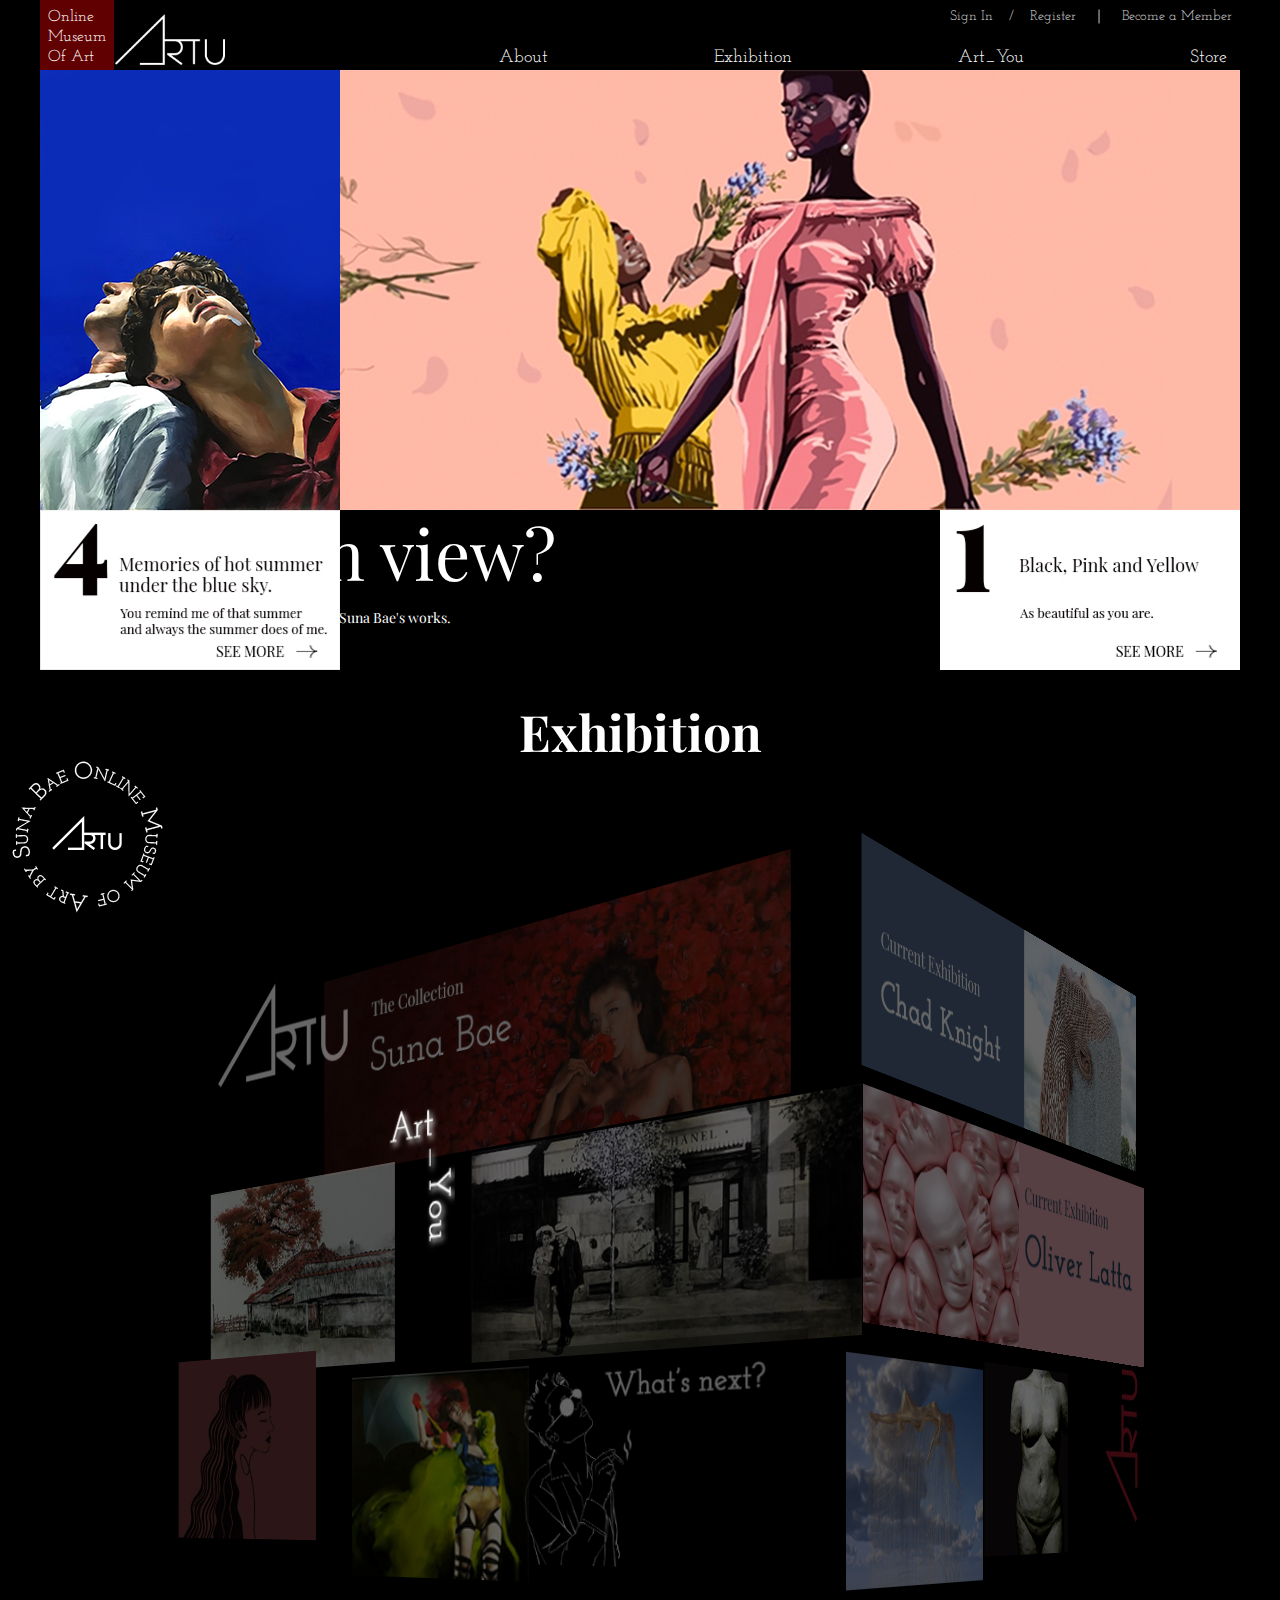
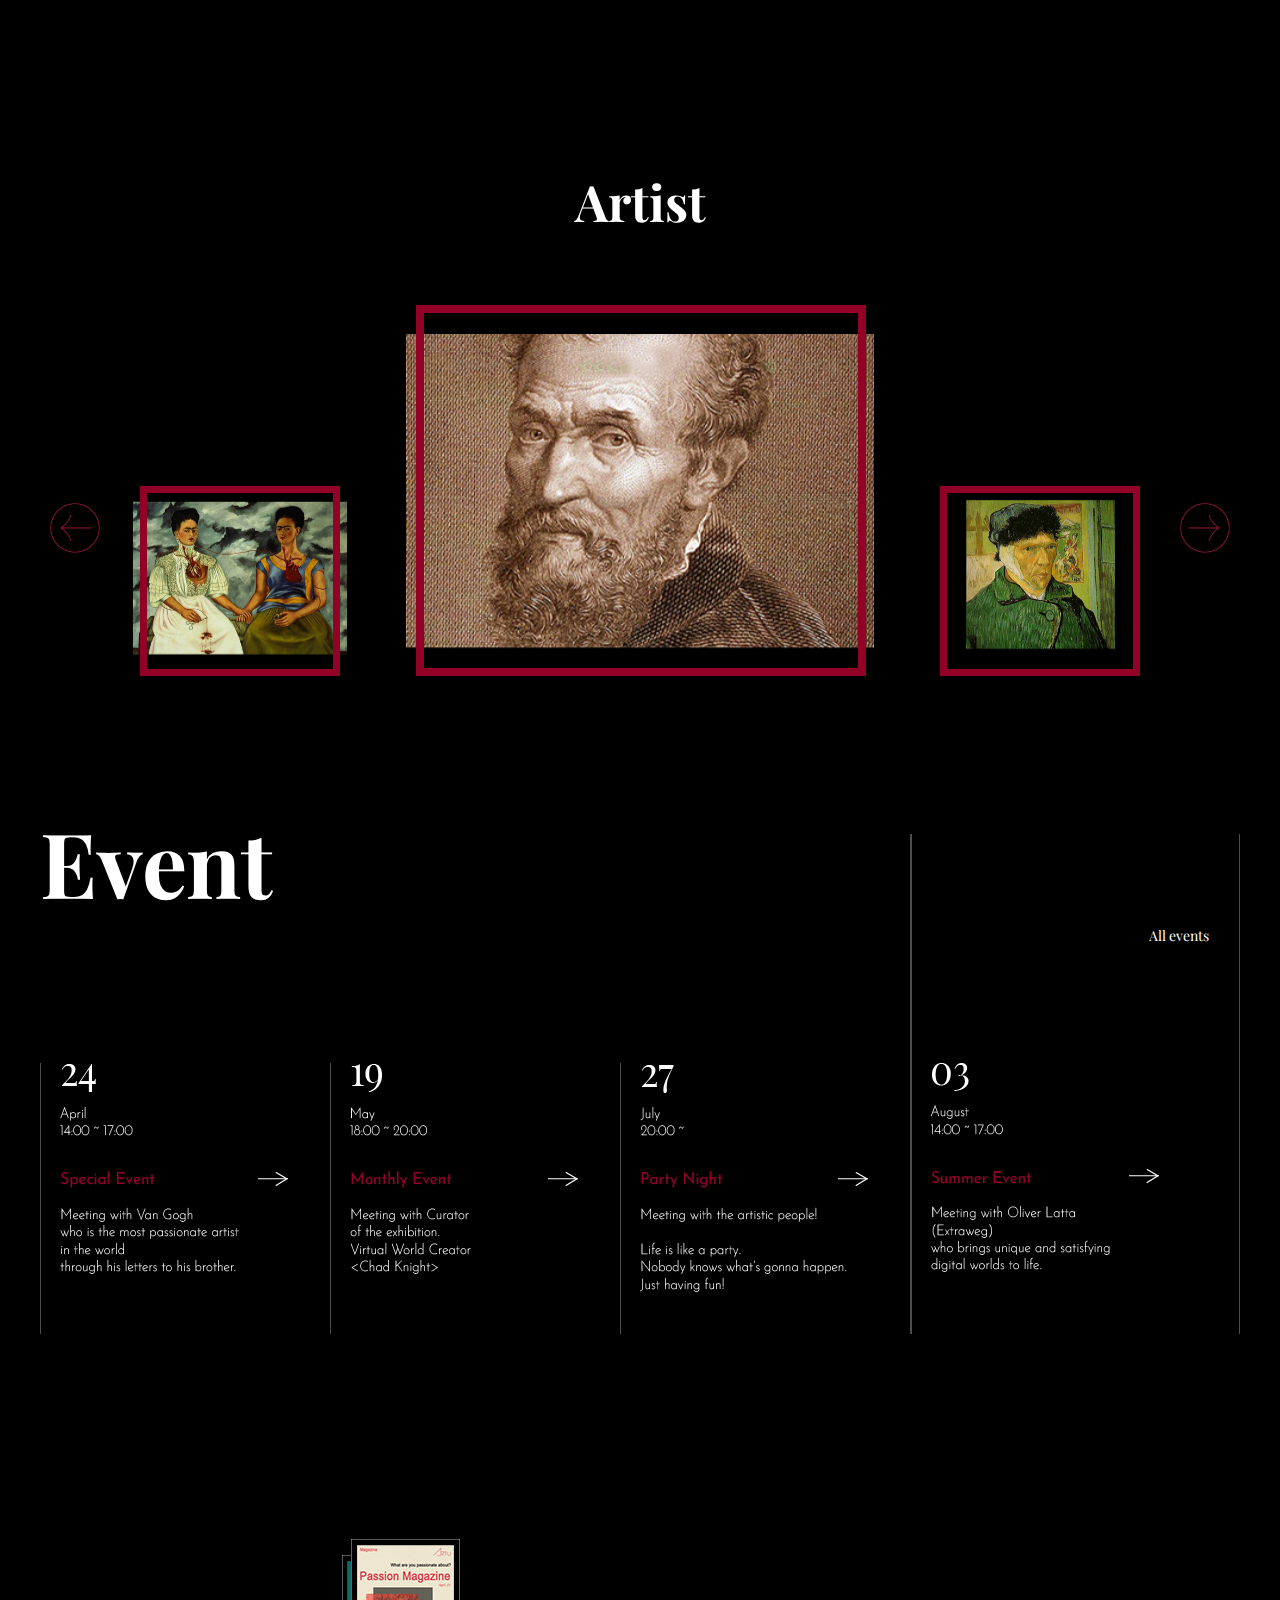
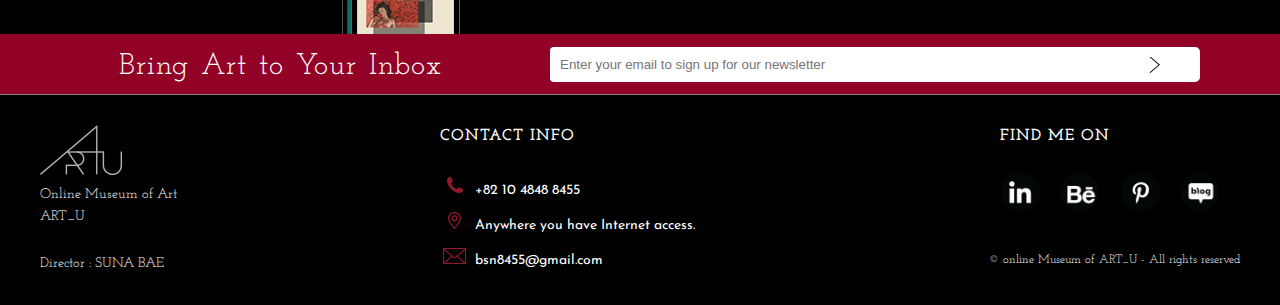
<file: art_u/index.html>
<!DOCTYPE html>
<html lang="en">
	<head>
		<meta charset="utf-8">
		<meta http-equiv="X-UA-Compatible" content="IE=edge">
		<meta name="viewport" content="width=1260px">
		<title>ART_U HOME</title>
		<link rel="icon" type="image/png" sizes="32x32" href="images/favicon5.png">
		<link href="css/style.css" rel="stylesheet" type="text/css">
		<link href="css/index_style.css" rel="stylesheet" type="text/css"></link>
		<link rel="stylesheet" href="css/swiper-bundle.css" />
		<link rel="stylesheet" href="css/swiper-bundle.min.css" />
		
		<!--font link-->
		<link rel="preconnect" href="https://fonts.googleapis.com">
		<link rel="preconnect" href="https://fonts.gstatic.com" crossorigin>
		<link href="https://fonts.googleapis.com/css2?family=Playfair+Display:wght@500;600;700&display=swap" rel="stylesheet">
		<link rel="preconnect" href="https://fonts.gstatic.com">
		<link href="https://fonts.googleapis.com/css2?family=Josefin+Sans:wght@300&display=swap" rel="stylesheet">
		<link rel="preconnect" href="https://fonts.gstatic.com">
		<link href="https://fonts.googleapis.com/css2?family=Josefin+Slab:ital@0;1&display=swap" rel="stylesheet">
		<link rel="preconnect" href="https://fonts.gstatic.com">
		<link href="https://fonts.googleapis.com/css2?family=Josefin+Sans:ital,wght@0,200;0,700;1,300&family=Playfair+Display:wght@400;500&display=swap" rel="stylesheet">
	</head>
	<body>
	<div id="header_wrap">
		<div id="header">
			<div class="logo_box"><a href="index.html">
				<p>	Online 
					<br>Museum
					<br>Of Art
				</p>
				<h1><img src="images/logo1.png"></h1>
				</a>
			</div>
			<div id="wrap">	
				<ul class="util">
					<li><a href="#">Sign In</a></li>
					<li><a href="#">/</a></li>
					<li><a href="#">Register</a></li>
					<li><a href="#">｜</a></li>
					<li><a href="#">Become a Member</a></li>
				</ul>
				<ul id="gnb">
					<li><a href="sub/about.html">About</a>
						<div class="sub_wrap">
							<div class="submenu">
								<ul class="sub1">
									<li><a href="sub/about.html#about01">Project</a></li>
									<li><a href="sub/about.html#about02">Director</a></li>
									<li><a href="sub/about.html#about03">Museum</a></li>
								</ul>
							</div>
						</div>
					</li>
					<li><a href="sub/explore.html">Exhibition</a>
						<div class="sub_wrap">
							<div class="submenu">

								<ul class="sub2">
									<li><a href="sub/explore.html">Collection</a></li>
									<li><a href="sub/explore.html">Current</a></li>
									<li><a href="sub/explore.html">Upcoming</a></li>
								</ul>
							</div>
						</div>
					</li>
					<li><a href="sub/art_you.html">Art_You</a>
						<div class="sub_wrap">
							<div class="submenu">
								<ul class="sub3">
									<li><a href="sub/art_you.html#showcase_wrap">Showcase</a></li>
									<li><a href="sub/art_you.html#sell_wrap">Sell</a></li>
									<li><a href="sub/art_you.html#buy_wrap">Buy</a></li>
								</ul>
							</div>
						</div>
					</li>
					<li><a href="sub/store.html" target="_blank">Store</a></li>
				</ul>
			</div>
		</div>
		</div>
		<div id="banner">
			<div class="pic01">
				<a href="#">
				<div class="ani01"><img src="images/pink.jpg"></div>
				<div class="txtbox01">
					<span style="font-size:70px;">What's on view?</span>
					<p>This focused exhibition is dedicated to Artist Suna Bae's works.
					<br>More about the exhibition →</p>
				</div>
				<p class="txtbox02"><img src="images/text2.jpg"></p>
				</a>
			</div>
			<div class="positionbox">
				<div class="pic02 ani02">
					<a href="#">
					<img src="images/green.jpg">
					</a>
				</div>
				<div class="pic02 ani03">
					<a href="#">
					<img src="images/grey.jpg">
					</a>
				</div>
				<div class="pic02 ani04">
					<a href="#">
					<img src="images/blue.jpg">
					</a>
				</div>		
			</div>
		</div>
		
		<div id="exhibition" class="section">
			<h2>Exhibition</h2>
			<p class="bell1"><img src="images/bell01.png"></p>
			<p class="bell2"><img src="images/bell02.png"></p>
			<div class="building">
				<ul class="building_l"><!--830*213.3-->
					<li>
						<div class="window01"><a href="#">
							<img src="images/banner01.jpg">
						</a>
						</div>
						<div class="window11"><a href="#">
							<img src="images/banner16.png">
						</a>
						</div>
					</li>
					<li>
						<div class="window02"><a href="#">
							<img src="images/banner07.jpg">
						</a>
						</div>
						<div class="window03">
							<img src="images/banner17.png">
						</div>
						<div class="window04"><a href="#">
							<img src="images/banner09.jpg">
						</a>
						</div>
					</li>
					<li>
						<div class="window05"><a href="#">
							<img src="images/banner15.jpg">
						</a>
						</div>
						<div class="window13">
							<img src="images/banner14.jpg">
						</div>
						<div class="window06">
							<img src="images/banner20.jpg">
						</div>
					</li>
				</ul>
				<ul class="building_r"><!--600*215.9-->
					<li>
						<div class="window07"><a href="#">
							<img src="images/banner03.jpg">
						</a> 
						</div>
					</li>
					<li>
						<div class="window08"><a href="#">
							<img src="images/banner02.jpg">
						</a>
						</div>						
					</li>
					<li>
						<div class="window09"><a href="#">
							<img src="images/banner04.png">
						</a>
						</div>
						<div class="window10">
							<img src="images/banner06.jpg">
						</div>
						<div class="window12"><a href="#">
							<img src="images/banner18.png">
							</a>
						</div>
					</li>
				</ul>
			</div>
			
				
		</div>
		<div id="artist" class="section">
			<h2>Artist</h2>
		</div>
			<div id="contents">
			<div id="contents1" class="swiper-container">
				<div class="swiper-wrapper">
					<ul class="swiper-slide">
						<li><a href="#">
							<div class="screen">								
								<img src="images/artist1.jpg" alt="1"></img>
							</div></a>
						</li>
					</ul>
					<ul class="swiper-slide">
						<li><a href="#">
							<div class="screen">								
								<img src="images/artist2.jpg" alt="1"></img>
							</div>
						</a></li>
					</ul>	
					<ul class="swiper-slide">
						<li><a href="#">
							<div class="screen">							
								<img src="images/artist3.jpg" alt="1"></img>
							</div>
						</a></li>
					</ul>
					<ul class="swiper-slide">
						<li><a href="#">
							<div class="screen">								
								<img src="images/artist5.jpg" alt="1"></img>
							</div>
						</a></li>
					</ul>
					<ul class="swiper-slide">
						<li><a href="#">
							<div class="screen">								
								<img src="images/artist4.jpg" alt="1"></img>
							</div>
						</a></li>
					</ul>

				</div>
				<!-- Add Arrows -->
				<div class="swiper-button-next"></div>
				<div class="swiper-button-prev"></div>
			</div>	
				<img class="frame01" src="images/frame02.png">	
				<img class="frame02" src="images/frame01.png">
				<img class="frame03" src="images/frame02.png">	
			</div>
		
		
		
		
		

		<div id="event" class="section">
			<h2>Event</h2>
			<ul>
				<li><a href="#"><img src="images/event01.png"></a></li>
				<li><a href="#"><img src="images/event02.png"></a></li>
				<li><a href="#"><img src="images/event03.png"></a></li>
			</ul>
			<div class="event_box">
				<p><a href="#">All events</a></p>
				<div><a href="#"><img src="images/event04.png"></a></div>
			</div>
		</div>
		
		<div class="newsletter">
			<div class="news">
				<img src="images/news08.jpg" class="news1">
				<img src="images/news04.jpg" class="news2">
				<img src="images/news07.jpg" class="news3">
				<img src="images/news10.jpg" class="news4">
				<img src="images/news09.jpg" class="news5">
			</div>
		</div>
			
		<div class="signupwrap">
			<div class="signup">
				<p>Bring Art to Your Inbox</p>
				<div class="mailbox">
					<input type="text" placeholder="Enter your email to sign up for our newsletter">
					<button><img src="images/arrow.png"></button>
				</div>
			</div>
		</div>		
		
		<div id="footer_wrap">
			<div id="footer">
				<ul>	
					<li><h1><a href="#"><img src="images/logo02.png"></a></h1></li>
					<li><a href="#">Online Museum of Art<br>ART_U</a></li>
					<li><a href="#">Director : SUNA BAE</a></li>
				</ul>
				<dl class="info">
					<dt>CONTACT INFO</dt>
					<dd><img src="images/icon05.png"><a href="#">+82 10 4848 8455</a></dd>
					<dd><img src="images/icon06.png"><a href="#">Anywhere you have Internet access.</a></dd>
					<dd><img src="images/icon07.png"><a href="#">bsn8455@gmail.com</a></dd>
				</dl>
				<dl class="icon">
					<dt>FIND ME ON</dt>
					<dd><a href="#"><img src="images/icon01.png"></a></dd>
					<dd><a href="#"><img src="images/icon02.png"></a></dd>
					<dd><a href="#"><img src="images/icon03.png"></a></dd>
					<dd><a href="#"><img src="images/icon04.png"></a></dd>
				</dl>
				<p>© online Museum of ART_U - All rights reserved</p>
			</div>
		</div>
		<script src="js/jquery-1.12.4.min.js"></script>
		<script src="js/swiper-bundle.min.js"></script>
		<script src="js/swiper-bundle.js"></script>
		<script src="js/script.js"></script>		
		<script>
		var swiper = new Swiper('.swiper-container', {
		slidesPerView: 3,
		spaceBetween: 0,
		pagination: {
			el: '.swiper-pagination',
			clickable: true,
		},
		loop:true,
		autoplay: {
			delay: 2500,
			disableOnInteraction: false,
		},
		navigation: {
			nextEl: '.swiper-button-next',
			prevEl: '.swiper-button-prev',
		},
		});
		</script>	
		
	</body>
</html>
</file>
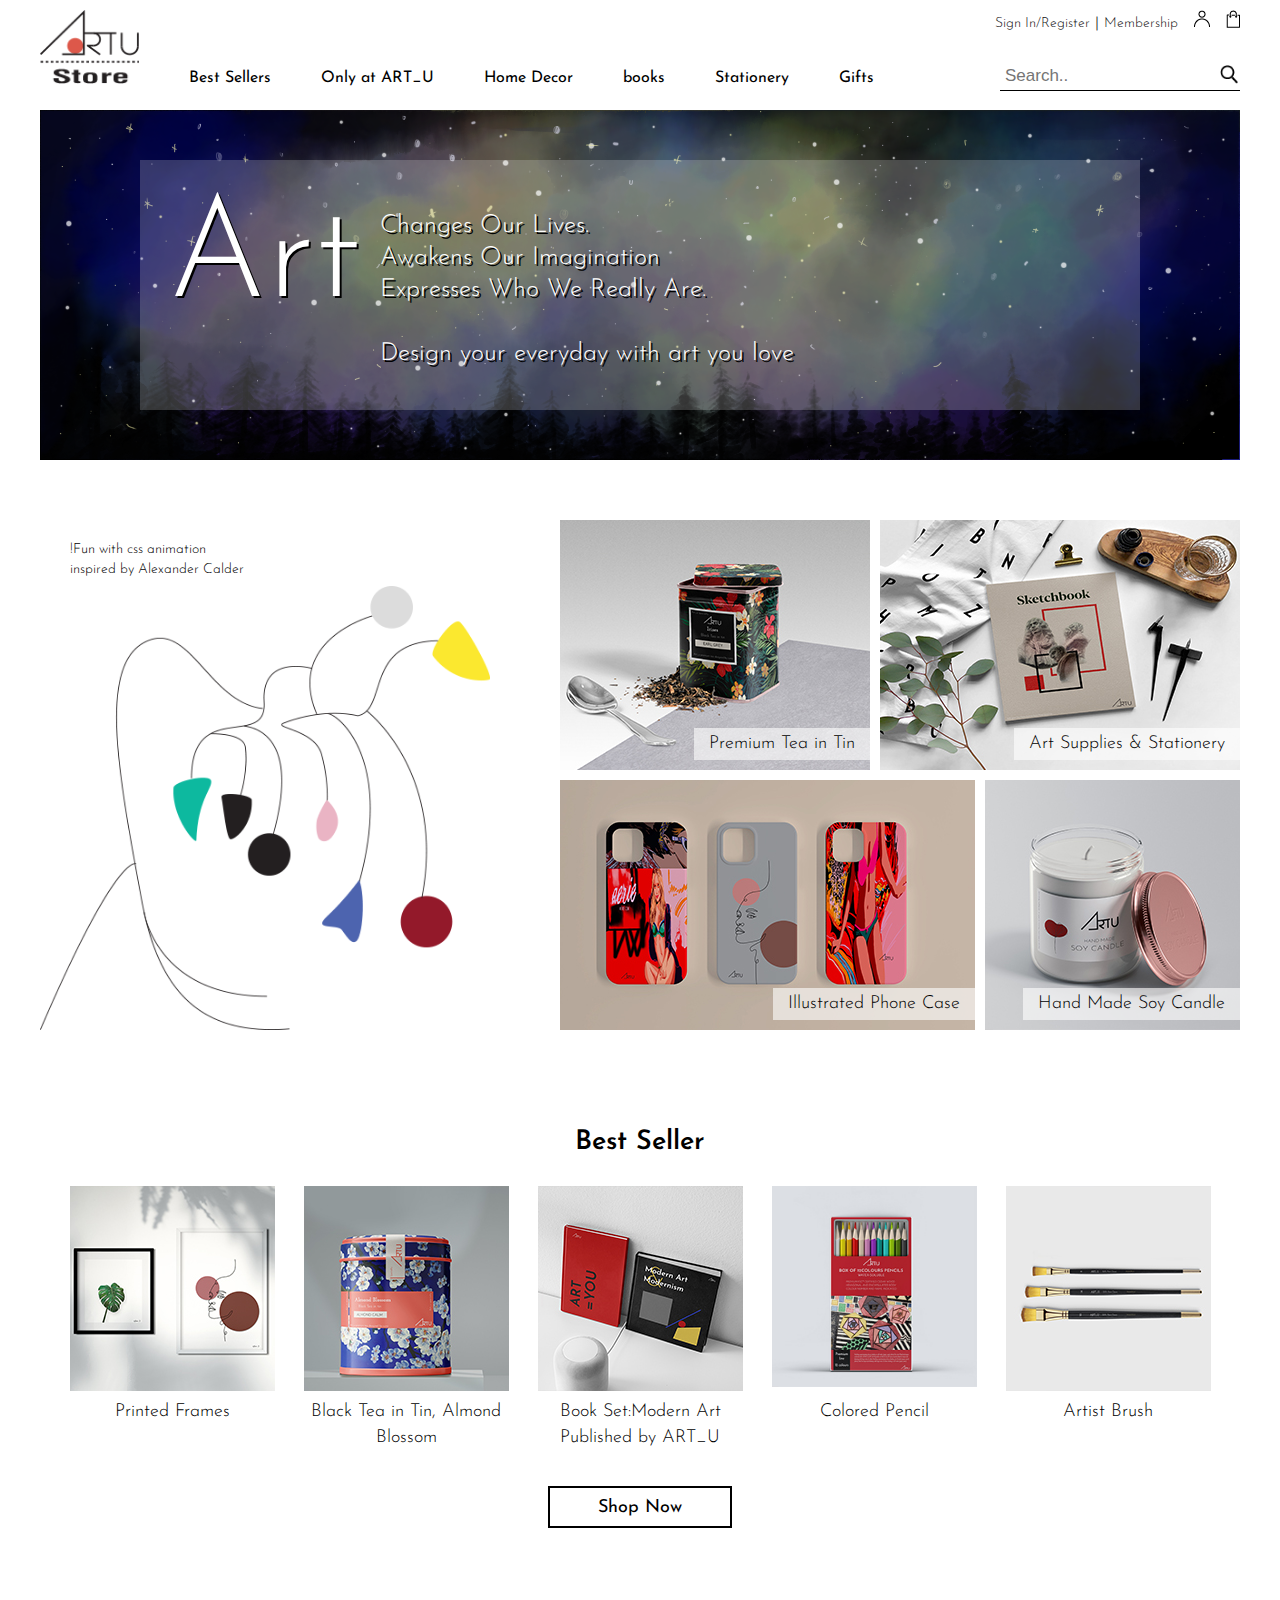
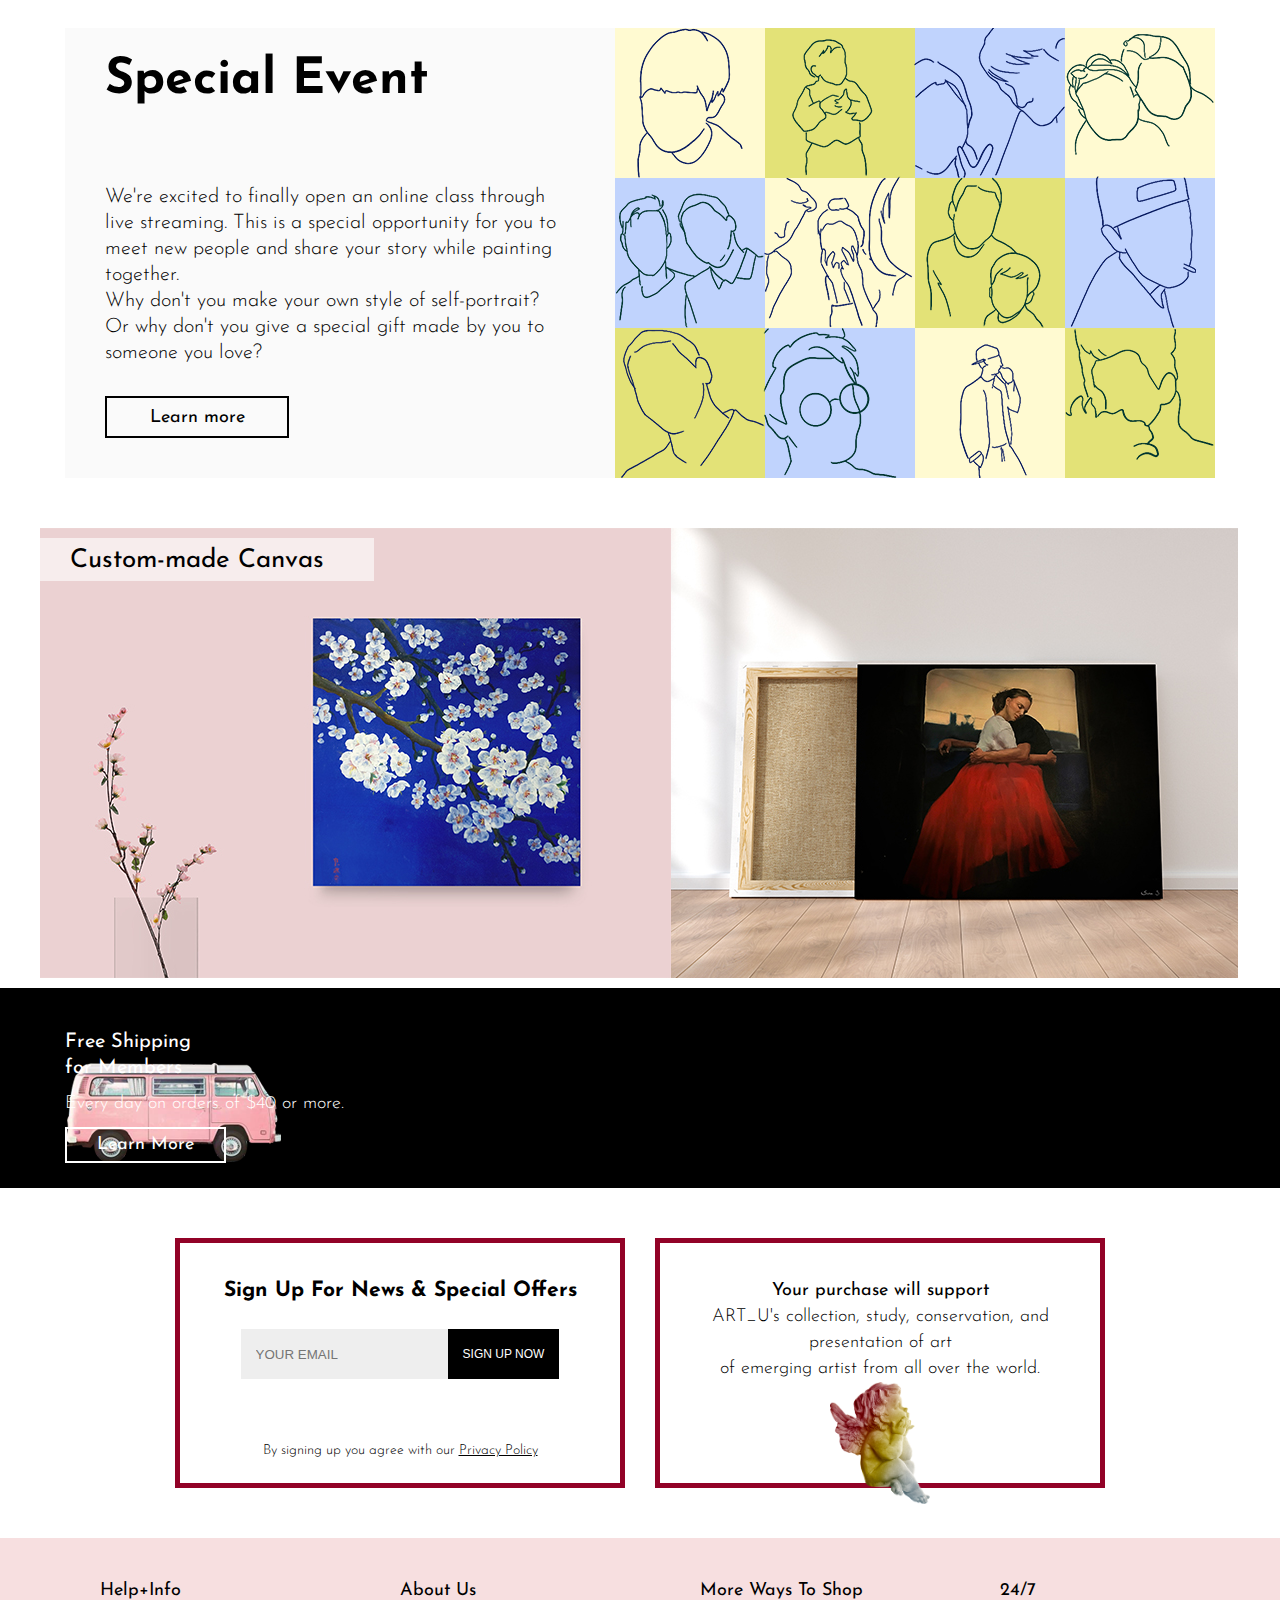
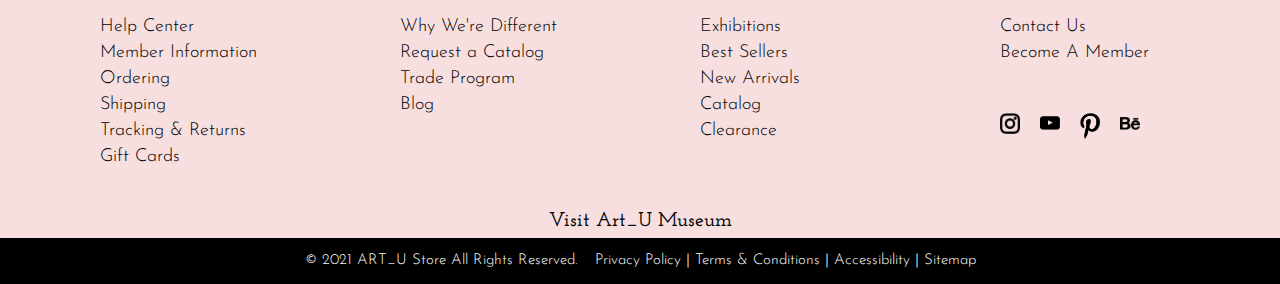
<file: art_u/sub/store.html>
<!DOCTYPE html>
<html lang="en">
	<head>
		<meta charset="utf-8">
		<meta http-equiv="X-UA-Compatible" content="IE=edge">
		<meta name="viewport" content="width=1260px">
		<title>store</title>
		<link rel="icon" type="image/favicon.png" sizes="32x32" href="../images/favicon5.png">
		<link href="../css/style04.css" rel="stylesheet" type="text/css">
		
		<!--font link-->
		<link rel="preconnect" href="https://fonts.gstatic.com">
		<link href="https://fonts.googleapis.com/css2?family=Josefin+Sans:ital,wght@0,100;0,200;0,300;0,400;0,500;0,600;1,100;1,200;1,300;1,400;1,500;1,600&display=swap" rel="stylesheet">
		<link rel="preconnect" href="https://fonts.gstatic.com">
		<link href="https://fonts.googleapis.com/css2?family=Josefin+Slab:ital@0;1&display=swap" rel="stylesheet">
		<link rel="preconnect" href="https://fonts.gstatic.com">
		<link href="https://fonts.googleapis.com/css2?family=Josefin+Sans:ital,wght@0,100;0,200;0,300;0,400;0,500;0,600;1,100;1,200;1,300;1,400;1,500;1,600&family=Playfair+Display:ital,wght@0,400;0,500;0,600;0,700;0,800;0,900;1,400;1,500;1,600;1,700;1,800&display=swap" rel="stylesheet">
		
	</head>
	<body>
		<div id="header">
			<ul class="util">
				<li><a href="#">Sign In </a></li>
				<li><a href="#">/</a></li>
				<li><a href="#">Register</a></li>
				<li><a href="#">｜</a></li>
				<li><a href="#"> Membership</a></li>
				<li><a href="#"><img src="../images/store/my.png"></a></li>
				<li><a href="#"><img src="../images/store/bag.png"></a></li>
			</ul>
			<h1><a href="store.html"><img src="../images/store/store_logo.PNG"></a></h1>
			<ul id="gnb">
				<li><a href="#">Best Sellers</a></li>
				<li><a href="#">Only at ART_U</a></li>
				<li><a href="#">Home Decor</a></li>
				<li><a href="#">books</a></li>
				<li><a href="#">Stationery</a></li>
				<li><a href="#">Gifts</a></li>
			</ul>
			<div class="search-container">
				<form action="/action_page.php">
				  <input type="text" placeholder="Search.." name="search">
				  <button type="submit"><img src="../images/store/search.png"></button>
				</form>
			  </div>
			<p></p>	
		</div>
			<div class="section_wrap">
			<div class="banner">
				<img src="../images/store/bg.png">
				<img style="animation:opacity 6s infinite;" src="../images/store/star1.png">
				<img style="animation:opacity 3s infinite;" src="../images/store/star2.png">
				<img style="animation:opacity 5s infinite;" src="../images/store/star3.png">
				<div class="text">
					<span>Art</span>
					<p class="ptext">Changes Our Lives.
					<br>Awakens Our Imagination
					<br>Expresses Who We Really Are.
					<br><br>Design your everyday with art you love</p>
				</div>
			</div>
			<div class="section01">
				<div class="calder">
					<p>!Fun with css animation
					<br>inspired by Alexander Calder
					</p>
					<img src="../images/store/calder1.png">
					<div class="moving1"><img src="../images/store/calder2.png">
					<img class="moving2" src="../images/store/calder3.png">
					</div>
				</div>
				<ul class="exclusive">
					<li><a href="#"><img src="../images/store/exclusive01.jpg"><span>Premium Tea in Tin</span></a></li>
					<li><a href="#"><img src="../images/store/exclusive02.jpg"><span>Art Supplies & Stationery</span></a></li>
					<li><a href="#"><img src="../images/store/exclusive03.jpg"><span>Illustrated Phone Case</span></a></li>
					<li><a href="#"><img src="../images/store/exclusive04.jpg"><span>Hand Made Soy Candle</span></a></li>
				</ul>
			</div>
			<h2>Best Seller</h2>
			<ul class="bestseller">
				<li><a href="#"><div><img src="../images/store/best01.jpg"></div><span>Printed Frames</span></a></li>
				<li><a href="#"><div><img src="../images/store/best02.jpg"></div><span>Black Tea in Tin, Almond Blossom</span></a></li>
				<li><a href="#"><div><img src="../images/store/best03.jpg"></div><span>Book Set:Modern Art Published by ART_U</span></a></li>
				<li><a href="#"><div><img src="../images/store/best04.jpg"></div><span>Colored Pencil</span></a></li>
				<li><a href="#"><div><img src="../images/store/best05.jpg"></div><span>Artist Brush</span></a></li>
			</ul>
			<p class="button"><a href="#">Shop Now</a></p>
			<div class="wrap">
			<div class="text_box">
				<h3>Special Event</h3>
				<p>We're excited to finally open an online class through live streaming. This is a special opportunity for you to meet new people and share your story while painting together.
				<br>Why don't you make your own style of self-portrait? <br>Or why don't you give a special gift made by you to someone you love?
				</p>
				<a href="#">Learn more</a>
			</div>
			<div class="portrait_wrap">
				<ul class="portrait">
					<li style="background:#fffad1;"><a href="#"><img src="../images/store/portrait01.jpg"></a></li>
					<li style="background:#e3e277;"><a href="#"><img src="../images/store/portrait02.jpg"></a></li>
					<li style="background:#c0d3fd;"><a href="#"><img src="../images/store/portrait03.jpg"></a></li>
					<li style="background:#fffad1;"><a href="#"><img src="../images/store/portrait04.jpg"></a></li>
					<li style="background:#c0d3fd;"><a href="#"><img src="../images/store/portrait05.jpg"></a></li>
					<li style="background:#fffad1;"><a href="#"><img src="../images/store/portrait06.jpg"></a></li>
					<li style="background:#e3e277;"><a href="#"><img src="../images/store/portrait07.jpg"></a></li>
					<li style="background:#c0d3fd;"><a href="#"><img src="../images/store/portrait08.jpg"></a></li>
					<li style="background:#e3e277;"><a href="#"><img src="../images/store/portrait09.jpg"></a></li>
					<li style="background:#c0d3fd;"><a href="#"><img src="../images/store/portrait10.jpg"></a></li>
					<li style="background:#fffad1;"><a href="#"><img src="../images/store/portrait11.jpg"></a></li>
					<li style="background:#e3e277;"><a href="#"><img src="../images/store/portrait12.jpg"></a></li>
				</ul>
				<img src="../images/store/line01.png">
				<img src="../images/store/line02.png">
			</div>
			</div>

			
			<ul class="frame">
				<li><a href="#"><img src="../images/store/frame01.jpg"></a></li>
				<li><a href="#"><img src="../images/store/frame02.jpg"></a></li>
				<a href="#">Custom-made Canvas</a>
			</ul>
			</div>

		
		
		
		<div class="ship">
			<div class="shipbox">
			<div class="carbox">
				<img src="../images/store/car.png">
			</div>
			<div class="txtbox">
				<h4>Free Shipping<br>for Members</h4>
				<p>Every day on orders of $40 or more.</p>
				<a href="#">Learn More</a>
			</div>
			</div>
		</div>
		<div class="signup">
			<ul>
				<li>
					<h3>Sign Up For News & Special Offers</h3>
					<div class="mailbox">
					<input type="text" placeholder="YOUR EMAIL">
					<button>SIGN UP NOW</button>
					</div>
					<p>By signing up you agree with our <a style="text-decoration:underline;" href="#"> Privacy Policy</a></p>
				</li>
				<li>
					<b>Your purchase will support</b>
					<br>ART_U's collection, study, conservation, and presentation of art
					<br>of emerging artist from all over the world.
					<img src="../images/store/angel.png">
				</li>
			</ul>
		</div>
		
		<div id="footer_wrap">
		<div class="footer">
			<dl>
				<dt>Help+Info</dt>
				<dd><a href="#">Help Center</a></dd>
				<dd><a href="#">Member Information</a></dd>
				<dd><a href="#">Ordering</a></dd>
				<dd><a href="#">Shipping</a></dd>
				<dd><a href="#">Tracking & Returns</a></dd>
				<dd><a href="#">Gift Cards</a></dd>
			</dl>
			<dl>
				<dt>About Us</dt>
				<dd><a href="#">Why We're Different</a></dd>
				<dd><a href="#">Request a Catalog</a></dd>
				<dd><a href="#">Trade Program</a></dd>
				<dd><a href="#">Blog</a></dd>
			</dl>
			<dl>
				<dt>More Ways To Shop</dt>
				<dd><a href="#">Exhibitions</a></dd>
				<dd><a href="#">Best Sellers</a></dd>
				<dd><a href="#">New Arrivals</a></dd>
				<dd><a href="#">Catalog</a></dd>
				<dd><a href="#">Clearance</a></dd>
			</dl>
			<dl>
				<dt>24/7</dt>
				<dd><a href="#">Contact Us</a></dd>
				<dd><a href="#">Become A Member</a></dd>

			</dl>
			<ul>
				<li><a href="#"><img src="../images/store/icon1.png"></a></li>
				<li><a href="#"><img src="../images/store/icon2.png"></a></li>
				<li><a href="#"><img src="../images/store/icon3.png"></a></li>
				<li><a href="#"><img src="../images/store/icon4.png"></a></li>
			</ul>
		</div>
		<a href="../index.html">Visit Art_U Museum</a>
		</div>
		<div class="bottom">
			<p>© 2021 ART_U Store All Rights Reserved.  <a style="margin-left:13px;" href="#">Privacy Policy</a><span>｜</span><a href="#">Terms & Conditions</a><span>｜</span><a href="#">Accessibility</a><span>｜</span><a href="#">Sitemap</a><span></p>
		</div>
	</body>
</html>
</file>
<file: art_u/css/style.css>
*{margin:0; padding:0;}
ul, ol{
	list-style-type:none;
}
a{color:#fff;text-decoration:none;}	

body{ font-family:'Josefin Slab', serif;
	font-size:14px; 
	color:#fff; 
	line-height:24px;
	background:#000;
	min-width:1200px;
	padding-top:70px;
}

#header_wrap{
	width:100%;
	height:70px;
	position: fixed;
	top: 0;
	display: block;
	transition: top 0.3s;
	background:#000;
	z-index:999999999;
}
#header{
	width:1200px;
	margin:0 auto;
}
.logo_box{
	width:260px;
	float:left;
	position:relative;
}
#header p{
	background:#600000;
	width:74px;
	line-height:20px;
	font-size:16px; 
	height:70px;
	padding:7px 8px;
	box-sizing:border-box;
}
#header h1{
	position:absolute;
	bottom:0; 
	left:75px;
}
#header h1 a{display:block;}
#header h1 img{width:110px;}
#wrap{
	float:right;
	width:900px;
}
#wrap .util{
	float:right;
}
#wrap .util a{
	color:#ddd;
}
#wrap .util li{
	float:left;
	padding:5px 8px 2px;
}
#gnb{
	float:right;
	padding-top:10px;
}
#gnb>li{
	float:left;
	margin-left:140px;/**/
}
#gnb>li>a{
	display:block;
	font-size:18px;
	padding:5px 13px 0;
}
#gnb li a:hover{
	text-decoration:underline 0.1px #aaa;
}
#gnb>li:nth-child(4) a:hover{
	background:url(../images/arrow1.png) no-repeat right 0px bottom 6px; 
}

.sub_wrap{
	width:100%;
	height:50px;
	position:absolute;
	top:70px;
	left:0;
	background:rgba(0, 0, 0,0.7);
	text-align:center;
}
.submenu{
	width:1200px;
	margin:0 auto;
	position:relative;
	text-align:center;
}
.submenu li{
	padding:13px 20px;
}
/****/
.submenu .sub1{
	position:absolute;
	top:0;
	left:289px;	
}
.submenu .sub2{
	position:absolute;
	top:0;
	left:497px;	
}
.submenu .sub3{
	position:absolute;
	top:0;
	left:749px;	
}
.submenu ul li{
	float:left;
}
.submenu ul li a{
	padding:5px 25px;
}


.section{
	width:1200px;
	font-family:'Playfair Display', serif;
	margin:0 auto;
}

#banner{
	width:1200px;
	margin: 0 auto;
	height:600px;
	overflow:hidden;
	transform-origin:left;
	position:relative;
}
#banner a{
	display:block;
}
#banner img{
	width:100%;
	display:block;
}
.ani01{
	width:1200px;
	height:440px;
	animation:bannerMotion 7s ease-in infinite;
}
.pic01 .txtbox01{
	width:1200px;
	height:160px;
	box-sizing:border-box;
	padding:30px 0 0 20px;
	color:#fff;
	font-family:'Playfair Display', serif;
	font-size:14px; 
	animation:motion5 7s ease-out infinite;
	
}
.txtbox01 p{
	padding-top:20px;
	line-height:20px;
}

.txtbox02{
	width:300px;
	height:160px;
	position:absolute;
	left:900px;
	top:440px;
	animation:motion6 7s ease-in infinite;
}
@keyframes motion5{
	0%{transform:translateY(0px);}
	25%{transform:translateY(0);}
	37%{transform:translateY(160px);}
	90%{transform:translateY(160px);}
	100%{transform:translateY(0px);}
}
@keyframes motion6{
	0%{left:900px;opacity:0;}
	25%{left:900px;opacity:0;}
	39%{left:0px;opacity:1;}
	80%{left:0px;opacity:1;}
	100%{left:900px;opacity:0.5;}
}
.pic02{
	width:300px;
	height:600px;
	float:left;
	position:absolute;
	top:0;
}

@keyframes bannerMotion{
	0%{transform:translateX(0);}
	25%{transform:translateX(0);}
	38%{transform:translateX(-900px);}
	82%{transform:translateX(-900px);}
	100%{transform:translateX(0);}
}
.ani02{animation:motion2 7s ease-in infinite;}
@keyframes motion2{
	0%{left:1200px;}
	25%{left:1200px;}
	39%{left:300px;}
	80%{left:300px;}
	100%{left:1200px;}
}

.ani03{animation:motion3 7s ease-in infinite;}
@keyframes motion3{
	0%{left:1500px;}
	25%{left:1500px;}
	40%{left:600px;}
	79%{left:600px;}
	100%{left:1500px;}
}

.ani04{animation:motion4 7s ease-in infinite;}
@keyframes motion4{
	0%{left:1800px;}
	25%{left:1800px;}
	41%{left:900px;}
	78%{left:900px;}
	100%{left:1800px;}
}

#exhibition{
	width:100%;
	text-align:center;
	height:1000px;
	margin-top:50px;
	position:relative;
}
#exhibition h2{
	font-size:50px;
	padding-bottom:50px;
	text-align:center;
}
#exhibition p{
	perspective:1200px;
	position:absolute;
	left:-87;
	top:30px;
}
#exhibition .bell1{
	animation:motion 10s linear infinite;
}
@keyframes motion{
	0%{transform:rotateY(0deg);}
	25%{transform:rotateY(45deg);}
	50%{transform:rotateY(0deg);}
	75%{transform:rotateY(-45deg);}
	100%{transform:rotateY(0deg);}
}
#exhibition .bell2{
	animation:motion1 30s linear infinite;
}
@keyframes motion1{
	0%{transform:rotate(0deg);}
	100%{transform:rotate(360deg);}
}

.building{
	margin:30px auto 0;
	padding-top:100px;
	width:1200px;
	height:750px;
	perspective:1500px;
	perspective-origin:50% 80%;
	position:relative;
}
.building a{
	display:block;	
	opacity:0.4;
}
.building a:hover{
	transform:scale(1.05, 1.05);
	opacity:1;
	transition:all 0.5s;
}
#exhibition img{
	display:block;
	width:100%;	
}
.building ul{  
	float:left;
	perspective:1500px;
}
.building div{
	box-sizing:border-box;
	height:100%;
	overflow:hidden;
	padding:5px;
}
.building ul li{
	height:33.3%;
}
.building_l{
	width:830px;
	height:640px;
	transform:rotateY(-35deg);
}
.building_l div{
	float:right;

}.building_r div{
	float:left;
}
.building_r{
	width:600px;
	height:647.7px;
	transform:rotateY(48deg);
	position:absolute;
	left:658px;
	top:93.6px;
}
.window01{
	width:580px;
	transform:translate3d(-27px, 16px, 117px);
	box-shadow:17px 21px 10px rgba(255,255,255,0);
}
.window11{
	width:250px;
	transform:translate3d(50px, 0px, 106px);
}
.window02{
	width:438px;
	transform:translate3d(40px, 14px, -307px);
}
.window03{
	width:92px;
	transform:scale3d(1.5,1.5,1.5);
}
.window03 img{
	transform:translate(10px, -11px);
	filter:drop-shadow(2px 2px 2px #fff);
}
.window04{
	width:300px;
	transform:translate3d(37px, 9px, -560px);
}
.window05{
	width:340px;
	transform:translate3d(-10px, 0px, 15px);
}
.window06{
	width:240px;
	transform:translate3d(-20px, -16px, 30px);
}
.window07{
	width:580px;
	transform:translate3d(31px, -9px, -15px);
	margin-left:20px;	
}
.window08{
	width:600px;
	transform:translate3d(53px, -5px, 110px);
}
.window09{
	width:248px;
	transform:translate3d(27px, 18px, -92px);
}
.window10{
	width:190px;
	margin:10px 0 0 20px;
	transform:translate3d(15px, 12px -83px);
}
.window10 img{
	opacity:0.4;
}
.window12{
	width:100px;
	transform:translate3d(78px, -13px, 135px);
}
.window13{
	width:250px;
	opacity:0.4;
	transform:translate3d(25px, 16px, -153px);
}
.grid{
	position:absolute;
	left:0;
	bottom:0;
	z-index:-99;
}

#artist{
	text-align:center;
	padding-top:70px;
}
#artist h2{
	font-size:50px;
	padding-bottom:120px;
}

#contents .frame01{
	position:absolute;
	bottom:8px;
	left:100px;
	z-index:99999;
}
#contents .frame02{
	position:absolute;
	bottom:8px;
	left:376px;
	z-index:99999;
}
#contents .frame03{
	position:absolute;
	bottom:8px;
	right:100px;
	z-index:99999;
}


#event{
	margin-top:150px;
	position:relative;
	height:500px;
}
#event img{display:block}
#event a{
	display:block;
	height:100%;
}
#event a:hover{
	opacity:80%;
}
#event h2{
	font-size:90px;
	padding-top:16px;
}
#event ul{
	height:271px;
	margin-top:189px;
}
#event ul li{
	height:271px;
	float:left;
	border-left:1px solid rgba(255,255,255,0.3);
}
.event_box{
	height:500px;
	width:330px;
	position:absolute;
	right:0;
	bottom:0;
	box-sizing:border-box;
	border-left:2px solid rgba(255,255,255,0.3);
	border-right:1px solid rgba(255,255,255,0.3);
}
.event_box div{
	position:absolute;
	right:0;
	bottom:0px;
}
.event_box p{
	text-align:center;
	width:100px;
	padding:10px;
	position:absolute;
	right:0;
	top:80px;
}
.newsletter{
	width:1200px;
	padding:0 20px;
	height:200px;
	box-sizing:border-box;
	margin:100px auto 0;
}
.news{
	width:400px;
	overflow:hidden;
	height:200px;
	position:relative;
}
.news1{
	transform-origin:left bottom;
	position:absolute;
	right:0px;
	bottom:-40px;
	animation:rotate1 10s linear infinite;
}
@keyframes rotate1{
	0%{transform:translate(0px, 0px) rotate(0deg);z-index:1;}
	10%{transform:translate(0px, 0) rotate(0deg);z-index:1;}
	15%{transform:translate(-50px, 0) rotate(-15deg);z-index:2;}
	25%{transform:translate(-50px, 0) rotate(-15deg);z-index:2;}
	35%{transform:translate(-80px, 10px) rotate(-30deg);z-index:3;}
	45%{transform:translate(-80px, 10px) rotate(-30deg);z-index:3;}
	55%{transform:translate(-110px, 10px) rotate(-45deg);z-index:4;}
	65%{transform:translate(-110px, 10px) rotate(-45deg);z-index:4;}
	75%{transform:translate(-140px, 10px) rotate(-70deg);z-index:5;}
	85%{transform:translate(-140px, 10px) rotate(-70deg);z-index:5;}
	90%{transform:translate(-170px, 200px) rotate(-85deg);z-index:5;}
	95%{transform:translate(0px, 200px) rotate(0deg);z-index:1;}
	100%{transform:translate(0px, 0px) rotate(0deg);z-index:1;}
}
.news2{
	transform-origin:left bottom;
	position:absolute;
	right:0px;
	bottom:-40px;
	animation:rotate2 10s linear infinite;
}
@keyframes rotate2{
	0%{transform:translate(-50px, 0) rotate(-30deg);z-index:2;}
	10%{transform:translate(-50px, 0) rotate(-30deg);z-index:2;}
	20%{transform:translate(-80px, 10px) rotate(-48deg);z-index:3;}
	30%{transform:translate(-80px, 10px) rotate(-48deg);z-index:3;}
	40%{transform:translate(-110px, 10px) rotate(-66deg);z-index:4;}
	50%{transform:translate(-110px, 10px) rotate(-66deg);z-index:4;}
	60%{transform:translate(-140px, 0) rotate(-78deg);z-index:5;}
	70%{transform:translate(-140px, 0) rotate(-78deg);z-index:5;}
	75%{transform:translate(-180px, 200px) rotate(-85deg);z-index:5;}
	80%{transform:translate(0px, 200px) rotate(0deg);z-index:1;}
	90%{transform:translate(0px, 0) rotate(0deg);z-index:1;}
	95%{transform:translate(0px, 0) rotate(0deg);z-index:1;}
	100%{transform:translate(-50px, 0) rotate(-30deg);z-index:2;}
}
.news3{
	transform-origin:left bottom;
	position:absolute;
	right:0px;
	bottom:-40px;
	animation:rotate3 10s linear infinite;
}
@keyframes rotate3{
	0%{transform:translate(-80px, 0) rotate(-45deg);z-index:3;}
	10%{transform:translate(-80px, 0) rotate(-45deg);z-index:3;}
	20%{transform:translate(-110px, 0) rotate(-58deg);z-index:4;}
	30%{transform:translate(-110px, 0) rotate(-58deg);z-index:4;}
	40%{transform:translate(-140px, 0) rotate(-78deg);z-index:5;}
	50%{transform:translate(-140px, 0) rotate(-78deg);z-index:5;}
	55%{transform:translate(-170px, 200px) rotate(-85deg);z-index:5;}
	60%{transform:translate(0px, 200px) rotate(0deg);z-index:1;}
	65%{transform:translate(0px, -20px) rotate(0deg);z-index:1;}
	75%{transform:translate(0px, -20px) rotate(0deg);z-index:1;}
	85%{transform:translate(-50px, -5px) rotate(-30deg);z-index:2;}
	95%{transform:translate(-50px, -5px) rotate(-30deg);z-index:2;}
	100%{transform:translate(-80px, 0) rotate(-45deg);z-index:3;}
}
.news4{
	transform-origin:left bottom;
	position:absolute;
	right:0px;
	bottom:-40px;
	animation:rotate4 10s linear infinite;
}
@keyframes rotate4{
	0%{transform:translate(-110px, 0) rotate(-60deg);z-index:4;}
	10%{transform:translate(-110px, 0) rotate(-60deg);z-index:4;}
	20%{transform:translate(-140px, 0) rotate(-78deg);z-index:5;}
	30%{transform:translate(-140px, 0) rotate(-78deg);z-index:5;}
	35%{transform:translate(-170px, 200px) rotate(-85deg);z-index:5;}
	40%{transform:translate(0px, 200px) rotate(0deg);z-index:1;}
	45%{transform:translate(0px, 0px) rotate(0deg);z-index:1;}
	55%{transform:translate(0px, 0) rotate(0deg);z-index:1;}
	65%{transform:translate(-50px, 0) rotate(-18deg);z-index:2;}
	75%{transform:translate(-50px, 0) rotate(-18deg);z-index:2;}
	85%{transform:translate(-80px, 0) rotate(-38deg);z-index:3;}
	95%{transform:translate(-80px, 0) rotate(-38deg);z-index:3;}
	100%{transform:translate(-110px, 0) rotate(-60deg);z-index:4;}
}
.news5{
	transform-origin:left bottom;
	position:absolute;
	right:0px;
	bottom:-40px;
	animation:rotate5 10s linear infinite;
}
@keyframes rotate5{
	0%{transform:translate(-140px, 10px) rotate(-78deg);z-index:5;}
	10%{transform:translate(-140px, 10px) rotate(-78deg);z-index:5;}
	15%{transform:translate(-170px, 200px) rotate(-85deg);z-index:5;}
	20%{transform:translate(0px, 200px) rotate(0deg);z-index:1;}
	25%{transform:translate(0px, 0px) rotate(0deg);z-index:1;}
	35%{transform:translate(0px, 0px) rotate(0deg);z-index:1;}
	45%{transform:translate(-40px, 10px) rotate(-25deg);z-index:2;}
	50%{transform:translate(-40px, 10px) rotate(-25deg);z-index:2;}
	60%{transform:translate(-75px, 10px) rotate(-30deg);z-index:3;}
	70%{transform:translate(-75px, 10px) rotate(-30deg);z-index:3;}
	80%{transform:translate(-110px, 10px) rotate(-50deg);z-index:4;}
	90%{transform:translate(-110px, 10px) rotate(-50deg);z-index:4;}
	100%{transform:translate(-140px, 10px) rotate(-78deg);z-index:5;}
}
.signupwrap{
	width:100%;
	height:60px;
	background:#920227;
}
.signup{
	width:1200px;
	margin:0 auto;
	padding:12.5px 40px;
	box-sizing:border-box;
}
.signup p{
	float:left;
	width:400px;
	font-size:30px;
	padding-top:8px;
	text-align:center;
	word-spacing:2px;
	letter-spacing:1px;
}
.mailbox{
	width:650px;
	height:35px;
	background:#fff;
	float:right;
	border-radius:5px;
	position:relative;
}
.mailbox input{
	border:none;
    border-radius:4px;
    height:35px;
    padding:10px 10px 10px 10px;
	box-sizing:border-box;
	width:600px;
    display:inline-block;
    cursor: text;
	outline:none;
}
.mailbox button{
	text-align:right;
	background:none;
	border:none;
	position:absolute;
	top:10px;
	right:40px;
	cursor:pointer;
}

#footer_wrap{
	line-height:22px;
	width:100%;
	border-top:1px solid rgba(255,255,255,0.5);
	background:#000;
}
#footer{
	font-family:'Josefin Slab', sans-serif; 
	padding:30px 0 20px;
	width:1200px;
	height:210px;
	margin:0 auto;
	color:#fff;
	position:relative;
	box-sizing:border-box;
}
#footer a{
	display:inline-block;
}
#footer img{
	display:inline-block;
}
#footer ul{
	float:left;
	width:33.3%;
}
#footer ul li:nth-child(2){
	padding:5px 0 25px;
}
#footer .info{
	float:left;
}
#footer .icon{
	width:20%;
	float:right;
}
#footer dl dt{
	font-size:16px;
	font-weight:900;
	letter-spacing:1px;
}
#footer dd{
	font-family:'Josefin Sans';
	padding-bottom:10px;
}
.info dt{
	padding-bottom:30px;
}
.icon dt{
	padding-bottom:25px;
}
.icon dd{
	float:left;
	width:40px;
	height:40px;
	padding-right:20px;
}
.icon img{width:100%;}
.icon a:hover{
	opacity:0.6;
}
#footer p{
	clear:both;
	position:absolute;
	right:0;
	bottom:34px;
	font-size:12px;
}
</file>
<file: art_u/css/index_style.css>
*{margin:0; padding:0;}
ul, ol{list-style:none;}
a:hover, a:link, a:active, a:visited{text-decoration:none;}
a{text-decoration:none; color:#fff;}


/*contents*/

#contents{
	width:1200px;
	height:350px;
	margin:0 auto;		
	position:relative;
}

/*contents1*/
#contents1 ul{
	float:left;
}

#contents1 ul li:nth-child(1){
	margin-left:0;
}
#contents1 ul li:nth-child(5){
	margin-right:0;
}

#contents1{
	max-width:1200px;
	width:100%;
	margin:auto;
}

#contents1 ul li a{
	display:block;
	margin:5px;
}
.screen{
	position:relative;
	overflow:hidden;
}
.screen img{
	display:block;
	width:100%;
}



.swiper-slide-next .bottom{bottom:0%;}
.swiper-slide{transform:scale(0.55);margin-top:100px;}
.swiper-slide-next{transform:scale(1.2);margin-top:3px;}
.swiper-slide-duplicate-prev{transform:scale(0.55);}
.swiper-button-prev{left: 0px;}
.swiper-button-next{right: 0px;}
.swiper-button-next{content:url(../images/arrow2.png);
	width:50px;
	height:50px;}
.swiper-button-prev{content:url(../images/arrow3.png);
	width:50px;
	height:50px;}
</file>
<file: art_u/css/style04.css>
*{margin:0; padding:0;}
ul,ol{list-style-type:none;}
a{color:#000;text-decoration:none;}	
body { font-family:'Josefin Sans', sans-serif; 
		font-size:18px; 
		color:#000; 
		line-height:26px;
		background:#fff;
		font-weight:300;
}
#header{
	width:1200px;
	margin:0 auto;
	height:90px;
	position:relative;
}
#header .util{
	position:absolute;
	right:0px;
	top:10px;
}
#header .util a{
	font-size:14px;
	color:#111;
}
#header .util li{
	float:left;
}
#header .util li:nth-child(6), .util li:nth-child(7){padding-left:15px;}
#header img{
	width:100%;
}
#header h1{
	float:left;
	padding-top:10px;
	width:99px;
	overflow:hidden;
}
#gnb{
	float:left;
	margin:65px 10px 0 10px;
}
#gnb>li{
	float:left;
	text-align:right;
	padding-left:30px;
}
#gnb>li>a{
	font-size:16px;
	font-weight:400;
	padding:5px 10px 4px;	
}
#gnb>li>a:hover{
	text-decoration:underline 0.5px;
}
.search-container{
	float:right;
	border-bottom:1px solid #000;
	width:240px;
	margin-top:61px;
	position:relative;
}
#header input[type=text]{
  padding:5px 5px 2px;
  font-size:17px;
  border:none;
  outline:none;
}
.search-container button{
  position:absolute;
  right:2px;
  bottom:3px;
  background:#fff;
  border:none;
  cursor:pointer;
  width:18px;
  overflow:hidden;
}
.section_wrap{
	width:1200px;
	margin:10px auto;
	text-align:center;
}
.section_wrap a{
	display:block;
}
.section_wrap img{
	width:100%;
	display:block;
}
@keyframes opacity{
	0%{opacity:0.3;}
	25%{opacity:0.8;}
	50%{opacity:0.2;}
	70%{opacity:0.6;}
	80%{opacity:0.7;}
	100%{opacity:0.3;}
}
.banner{
	height:350px;
	width:1200px;
	margin-top:20px;
	position:relative;
	background:#000;
	padding:50px 100px;
	box-sizing:border-box;
}
.banner img{
	width:100%;
	display:block;
	position:absolute;
	top:0;
	left:0;
	opacity:0.7;
}
.banner .text{
	width:1000px;
	height:250px;
	padding:50px 240px;
	box-sizing:border-box;
	background:rgba(255,255,255,0.2);
	position:absolute;
	left:100px;
	top:50px;
}
.banner .text .ptext{
	text-align:left;
	font-size:25px;
	line-height:32px;
	color:#fff;
	text-shadow:1.5px 1.5px #000;
}
.banner .text .pp{
	text-align:left;
	font-size:30px;
	line-height:40px;
	color:#000;
	font-weight:400;
	
}
.banner span{
	font-size:140px;
	position:absolute;
	left:28px;
	top:88px;
	color:#fff;
	text-shadow:2px 2px #000;
}


.section01{
	height:520px;
	width:1200px;
	margin-top:50px;
}
.calder{
	width:450px;
	height:520px;
	float:left;
	position:relative;
	perspective:1000px;
	overflow:hidden;
}
.calder p{
	text-align:left;
	line-height:20px;
	padding:30px;
	font-size:14px;
	position:absolute;
	left:0;
	top:0;
}
.calder img{
	position:absolute;
	left:0;
	bottom:0;
	width:100%;

}
.moving1{
		transform-origin:50% 40%;
		width:450px;
		height:520px;
		animation:moving1 6s linear infinite;
}
.moving2{
	transform-origin:60% 30%;
	animation:moving2 9s infinite;
}
@keyframes moving1{
	0%{transform:rotateX(40deg);
	}
	50%{transform:rotateX(-30deg);
	}
	100%{transform:rotateX(40deg);
	}
}
@keyframes moving2{
	0%{transform:rotateY(-60deg);
	}
	60%{transform:rotateY(0deg);
	}
	100%{transform:rotateY(-60deg);
	}
}
.exclusive{
	width:690px;
	height:520px;
	float:right;
	box-sizing:border-box;
}
.exclusive li{
	float:left;
	position:relative;
	height:250px;
	margin:10px 0 0 10px;
	overflow:hidden;
}
.exclusive li span{
	position:absolute;
	right:0;
	bottom:10px;
	padding:3px 15px;
	background:rgba(255,255,255,0.6);
}
.exclusive li img, .bestseller li img{
	transition:all 0.5s
}
.exclusive li img:hover, .bestseller li img:hover{
	transform:scale(1.1, 1.1);
}
.exclusive li span:hover{
	text-decoration:underline;
}
h2{
	clear:both;
	margin:100px 0 30px;
	font-weight:600;
}
.bestseller{
	margin:10px auto;
	text-align:center;
	padding:0 15px;
	box-sizing:border-box;
	height:270px;
}
.bestseller li{
	float:left;
	width:205px;
	height:270px;
	margin:0 14.5px;
	overflow:hidden;
}
.bestseller li div{
	width:205px;
	height:205px;
	overflow:hidden;
}
.bestseller li span{
	display:inline-block;
	padding-top:8px;
}
.button a, .text_box a{
	width:180px;
	font-weight:400;
	display:inline-block;
	border:2px solid #000;
	padding:7px 0 5px;
	margin:20px 0 50px;
	text-align:center;
}
.wrap{
	width:1150px;
	margin:50px auto 50px;
	height:450px;
}
.text_box{
	width:550px;
	height:450px;
	float:left;
	text-align:left;
	padding:40px;
	box-sizing:border-box;
	background:#fafafa;
}
.text_box h3{
	font-size:50px;
}
.text_box p{
	padding:90px 0 10px;
	font-size:20px;
	
}
.portrait_wrap{
	float:right;
	width:600px;
	position:relative;
}
.portrait_wrap>img{
	position:absolute;
	left:0;
	top:0;
	animation:puzzle02 6s infinite;
}
.portrait{
	width:600px;
}
.portrait li{
	width:150px;
	height:150px;
	float:left;
	overflow:hidden;
}
.portrait li img{
	opacity:0;
	animation:puzzle01 6s infinite;
}
@keyframes puzzle01{
	0%{opacity:0;}
	10%{opacity:0.3;}
	20%{opacity:0;}
	
	60%{opacity:0;}
	70%{opacity:0.8;}
	90%{opacity:0.8;}
	100%{opacity:0;}
}
@keyframes puzzle02{
	0%{opacity:1;}
	60%{opacity:1;}
	70%{opacity:0;}
	90%{opacity:0;}
	100%{opacity:1;}
}
.frame{
	width:1200px;
	height:450px;
	overflow:hidden;
	position:relative;
}
.frame li{
	float:left;
}
.frame>a{
	position:absolute;
	display:block;
	padding:10px 50px 7px 30px;
	left:0px;
	top:10px;
	font-size:26px;
	font-weight:400;
	
	color:#000;
	background:rgba(255,255,255,0.6);
}
.frame>a:hover, .button a:hover, .text_box a:hover{
	color:#fff;
	background:#000;
}

.ship{
	width:100%;
	background:#000;
}
.shipbox{
	width:1200px;
	height:200px;
	margin:0 auto;
	padding:25px;
	box-sizing:border-box;
	position:relative;
	color:#fff;
}
.carbox{
	width:216px;
	height:100px;
	position:absolute;
	bottom:25px;
	animation:motion01 5s ease-in infinite;
}
@keyframes motion01{
	0%{left:25px;}
	40%{left:230px;}
	50%{left:200px;}
	65%{left:280px;}
	85%{left:25px;}
	100%{left:25px;}
}
.shipbox a{
	color:#fff;
	border:2px solid #fff;
	display:inline-block;
	padding:3px 30px;
	font-weight:400;
}
.shipbox a:hover{
	color:#000;
	background:#fff;
	
}
.shipbox h4{
	font-size:20px;
	font-weight:400;
}
.shipbox p{
	padding:10px 0;
}
.txtbox{
	width:300px;
	position:absolute;
	bottom:25px;
	animation:motion02 5s ease-in infinite;
}
@keyframes motion02{
	0%{left:450px;}
	40%{left:450px;}
	50%{left:500px;}
	75%{left:500px;}
	100%{left:450px;}
}

.signup{
	width:1200px;
	height:250px;
	margin:50px auto;
	padding:0 120px;
	box-sizing:border-box;
	text-align:center;
}
.signup ul li{
	float:left;
	width:450px;
	height:250px;
	border:5px solid #920227;
	margin:0 15px;
	padding:35px;
	box-sizing:border-box;
	position:relative;
}
.signup ul li input{
	padding:15px;
	background:#eee;
	border:none;
	outline:none;
	height:50px;
	box-sizing:border-box;
	display:inline-block;
	float: left;
}
.signup ul li button{
	padding:15px;
	background:#000;
	color:#fff;
	border:none;
	outline:none;
	cursor:pointer;
	box-sizing:border-box;
	height:50px;
	font-size:12px;
	display:inline-block;
	float:left;
}
.signup ul li input placeholder{
	font-size:14px;
}
.signup .mailbox{
	margin:25px 0 50px;
	display:inline-block;
}
.signup ul li p{
	font-size:14px;
}
.signup ul li:nth-child(2) img{
	width:100px;
}
#footer_wrap{
	width:100%;
	height:300px;
	background:#f7dfe0;
	text-align:center;
}
#footer_wrap>a{
	display:inline-block;
	font-size:20px;
	font-family:'Josefin Slab', serif;
	font-weight:600;
}
.footer{
	width:1200px;
	margin:0 auto;
	position:relative;
	height:270px;
	padding:40px 0;
	box-sizing:border-box;
	text-align:left;
}
.footer a:hover{
	text-decoration:underline 0.9px;
}
.footer dl{
	float:left;
	width:25%;
	padding-left:60px;
	box-sizing:border-box;
}
.footer dl dt{
	font-weight:400;
	padding-bottom:10px;
}
.footer ul{
	position:absolute;
	right:90px;
	bottom:50px;
}
.footer ul li{
	float:left;
	width:20px;
	margin:10px;
}
.footer ul li img{
	width:100%;
	display:inline-block;
}
.bottom{
	width:100%;
	background:#000;
}
.bottom p{
	clear:both;
	text-align:center;
	padding:10px;
	font-size:15px;
	color:#fff;
}
.bottom p span{
	font-size:14px;
}
.bottom a{color:#fff;}
.bottom a:hover{
	text-decoration:underline 0.8px;
}
</file>
